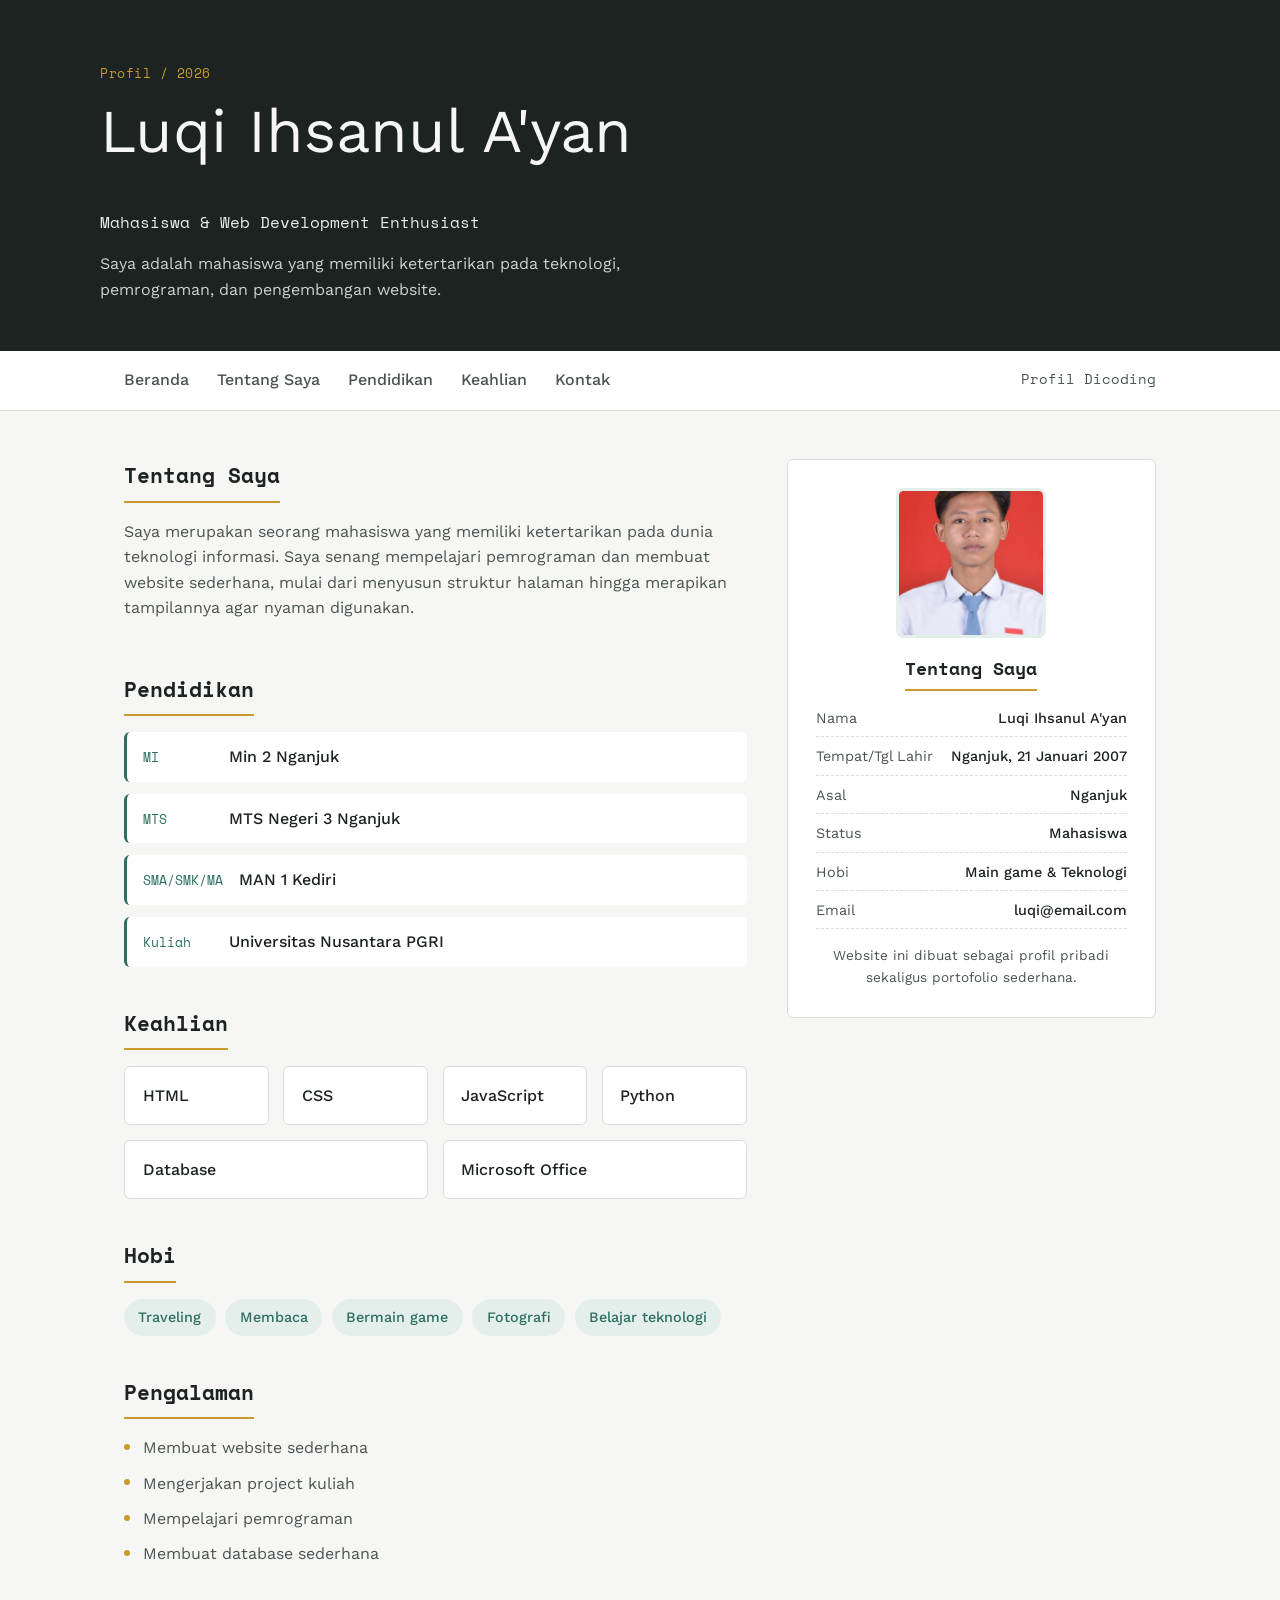
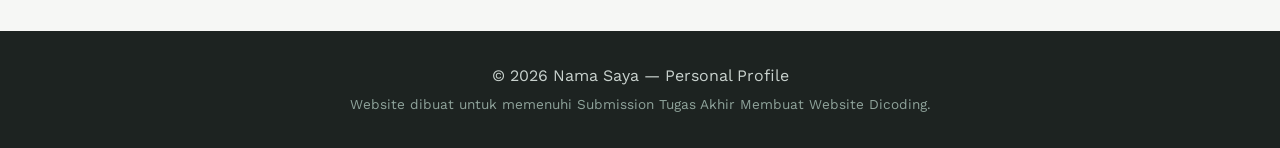
<file: Tugas2/index.html>
<!DOCTYPE html>
<html lang="id">
<head>
<meta charset="UTF-8">
<meta name="viewport" content="width=device-width, initial-scale=1.0">
<title>Nama Saya — Profil Pribadi</title>
<link rel="preconnect" href="https://fonts.googleapis.com">
<link href="https://fonts.googleapis.com/css2?family=Space+Mono:wght@400;700&family=Work+Sans:wght@400;500;600&display=swap" rel="stylesheet">
<link rel="stylesheet" href="style.css">
</head>
<body>

<header class="site-header">
    <div class="header-inner">
        <p class="header-index">Profil / 2026</p>
        <p class="header-name">Luqi Ihsanul A'yan</p>
        <p class="header-role">Mahasiswa &amp; Web Development Enthusiast</p>
        <p class="header-desc">Saya adalah mahasiswa yang memiliki ketertarikan pada teknologi, pemrograman, dan pengembangan website.</p>
    </div>
</header>

<nav class="site-nav">
    <ul class="nav-list">
        <li><a href="#beranda">Beranda</a></li>
        <li><a href="#tentang">Tentang Saya</a></li>
        <li><a href="#pendidikan">Pendidikan</a></li>
        <li><a href="#keahlian">Keahlian</a></li>
        <li><a href="#kontak">Kontak</a></li>
        <li class="nav-highlight">
            <a href="https://www.dicoding.com/users/luqi07x9/academies" target="_blank" rel="noopener">Profil Dicoding</a>
        </li>
    </ul>
</nav>

<main id="beranda">

    <div class="content">

        <article id="tentang">
            <h2>Tentang Saya</h2>
            <p>Saya merupakan seorang mahasiswa yang memiliki ketertarikan pada dunia teknologi informasi. Saya senang mempelajari pemrograman dan membuat website sederhana, mulai dari menyusun struktur halaman hingga merapikan tampilannya agar nyaman digunakan.</p>
        </article>

        <article id="pendidikan">
            <h2>Pendidikan</h2>
            <ul class="timeline">
                <li class="timeline-item">
                    <span class="timeline-stage">MI</span>
                    <span class="timeline-school">Min 2 Nganjuk</span>
                </li>
                <li class="timeline-item">
                    <span class="timeline-stage">MTS</span>
                    <span class="timeline-school">MTS Negeri 3 Nganjuk</span>
                </li>
                <li class="timeline-item">
                    <span class="timeline-stage">SMA/SMK/MA</span>
                    <span class="timeline-school">MAN 1 Kediri</span>
                </li>
                <li class="timeline-item">
                    <span class="timeline-stage">Kuliah</span>
                    <span class="timeline-school">Universitas Nusantara PGRI</span>
                </li>
            </ul>
        </article>

        <article id="keahlian">
            <h2>Keahlian</h2>
            <div class="skill-list">
                <div class="skill-card"><span>HTML</span></div>
                <div class="skill-card"><span>CSS</span></div>
                <div class="skill-card"><span>JavaScript</span></div>
                <div class="skill-card"><span>Python</span></div>
                <div class="skill-card"><span>Database</span></div>
                <div class="skill-card"><span>Microsoft Office</span></div>
            </div>
        </article>

        <article id="hobi">
            <h2>Hobi</h2>
            <div class="chip-list">
                <span class="chip">Traveling</span>
                <span class="chip">Membaca</span>
                <span class="chip">Bermain game</span>
                <span class="chip">Fotografi</span>
                <span class="chip">Belajar teknologi</span>
            </div>
        </article>

        <article id="pengalaman">
            <h2>Pengalaman</h2>
            <ul class="experience-list">
                <li>Membuat website sederhana</li>
                <li>Mengerjakan project kuliah</li>
                <li>Mempelajari pemrograman</li>
                <li>Membuat database sederhana</li>
            </ul>
        </article>

    </div>

    <aside id="kontak">
        <img src="foto-profil.jpg" alt="Foto Profil" class="profile-photo">
        <h2>Tentang Saya</h2>
        <dl class="bio-list">
            <div class="bio-row"><dt>Nama</dt><dd>Luqi Ihsanul A'yan</dd></div>
            <div class="bio-row"><dt>Tempat/Tgl Lahir</dt><dd>Nganjuk, 21 Januari 2007</dd></div>
            <div class="bio-row"><dt>Asal</dt><dd>Nganjuk</dd></div>
            <div class="bio-row"><dt>Status</dt><dd>Mahasiswa</dd></div>
            <div class="bio-row"><dt>Hobi</dt><dd>Main game &amp; Teknologi</dd></div>
            <div class="bio-row"><dt>Email</dt><dd>luqi@email.com</dd></div>
        </dl>
        <p class="aside-note">Website ini dibuat sebagai profil pribadi sekaligus portofolio sederhana.</p>
    </aside>

</main>

<footer class="site-footer">
    <p>&copy; 2026 Nama Saya — Personal Profile</p>
    <p class="footer-note">Website dibuat untuk memenuhi Submission Tugas Akhir Membuat Website Dicoding.</p>
</footer>

</body>
</html>
</file>
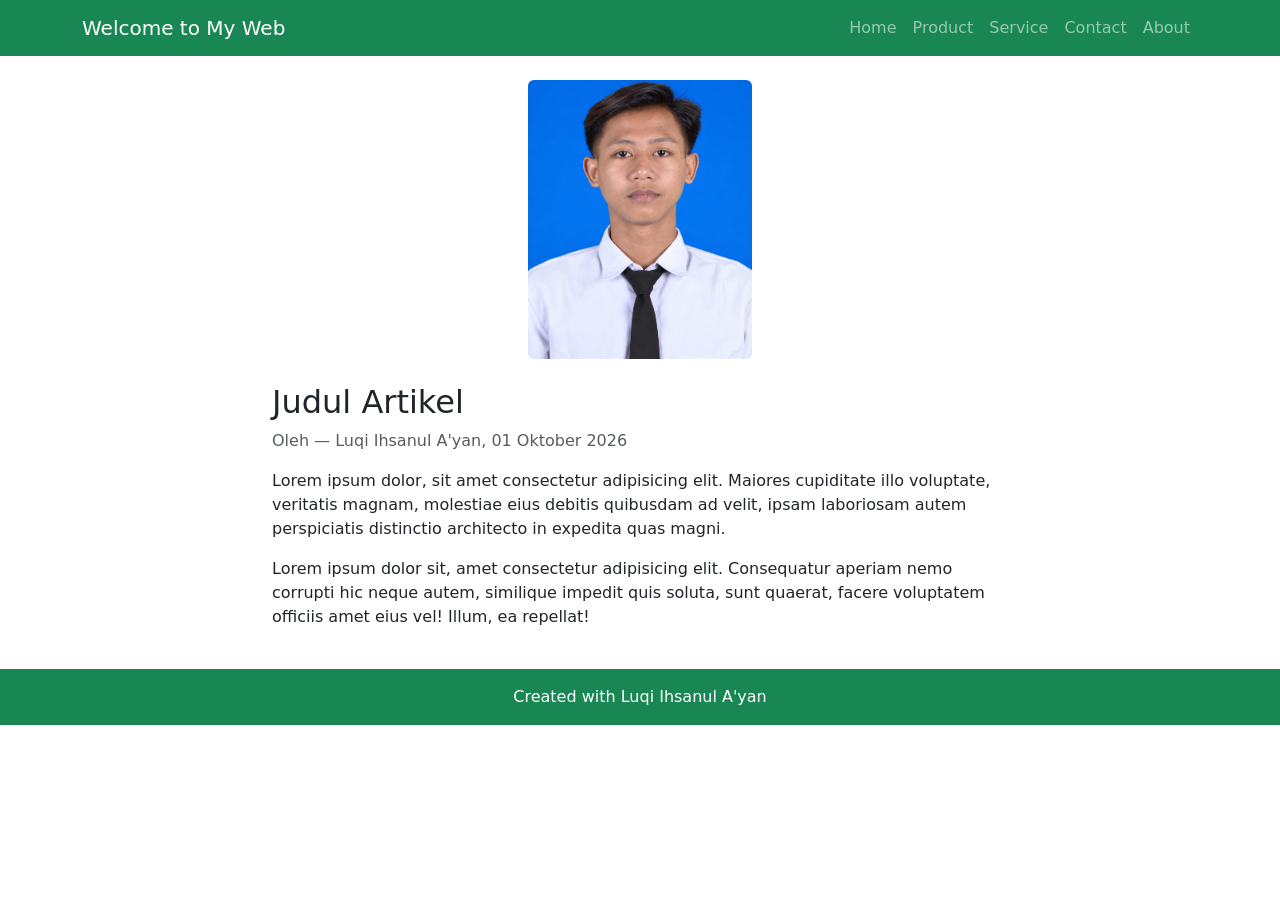
<file: web-bootstrap/index.html>
<!DOCTYPE html>
<html lang="en">
<head>
    <meta charset="UTF-8">
    <meta name="viewport" content="width=device-width, initial-scale=1.0">
    <title>Web profil Bootstrap</title>
    <link href="https://cdn.jsdelivr.net/npm/bootstrap@5.3.0/dist/css/bootstrap.min.css" rel="stylesheet">
</head>
<body>
     <!-- Header / Navbar -->
     <nav class="navbar navbar-expand-lg navbar-dark bg-success">
        <div class="container">
      <a class="navbar-brand" href="#">Welcome to My Web</a>
      <div class="collapse navbar-collapse">
        <ul class="navbar-nav ms-auto">
          <li class="nav-item"><a class="nav-link" href="#">Home</a></li>
          <li class="nav-item"><a class="nav-link" href="#">Product</a></li>
          <li class="nav-item"><a class="nav-link" href="#">Service</a></li>
          <li class="nav-item"><a class="nav-link" href="#">Contact</a></li>
          <li class="nav-item"><a class="nav-link" href="#">About</a></li>
        </ul>
        </div>
        </div>
     </nav>

     <!-- Hero Image -->
      <div class="container text-center my-4">
        <img src="img/foto-profil.jpeg" class="img-fluid rounded" width="20%" height="20%">
      </div>

     <!-- Artikel -->
  <div class="container">
    <div class="row">
      <div class="col-md-8 mx-auto">
        <h2>Judul Artikel</h2>
        <p class="text-muted">Oleh — Luqi Ihsanul A'yan, 01 Oktober 2026</p>
        <p>Lorem ipsum dolor, sit amet consectetur adipisicing elit. Maiores cupiditate illo voluptate, veritatis magnam, molestiae eius debitis quibusdam ad velit, ipsam laboriosam autem perspiciatis distinctio architecto in expedita quas magni.</p>
        <p>Lorem ipsum dolor sit, amet consectetur adipisicing elit. Consequatur aperiam nemo corrupti hic neque autem, similique impedit quis soluta, sunt quaerat, facere voluptatem officiis amet eius vel! Illum, ea repellat!</p>
      </div>
    </div>
  </div>
 
  <!-- Footer -->
  <footer class="bg-success text-white text-center py-3 mt-4">
    Created with Luqi Ihsanul A'yan 
  </footer>


    
</body>
</html>
</file>
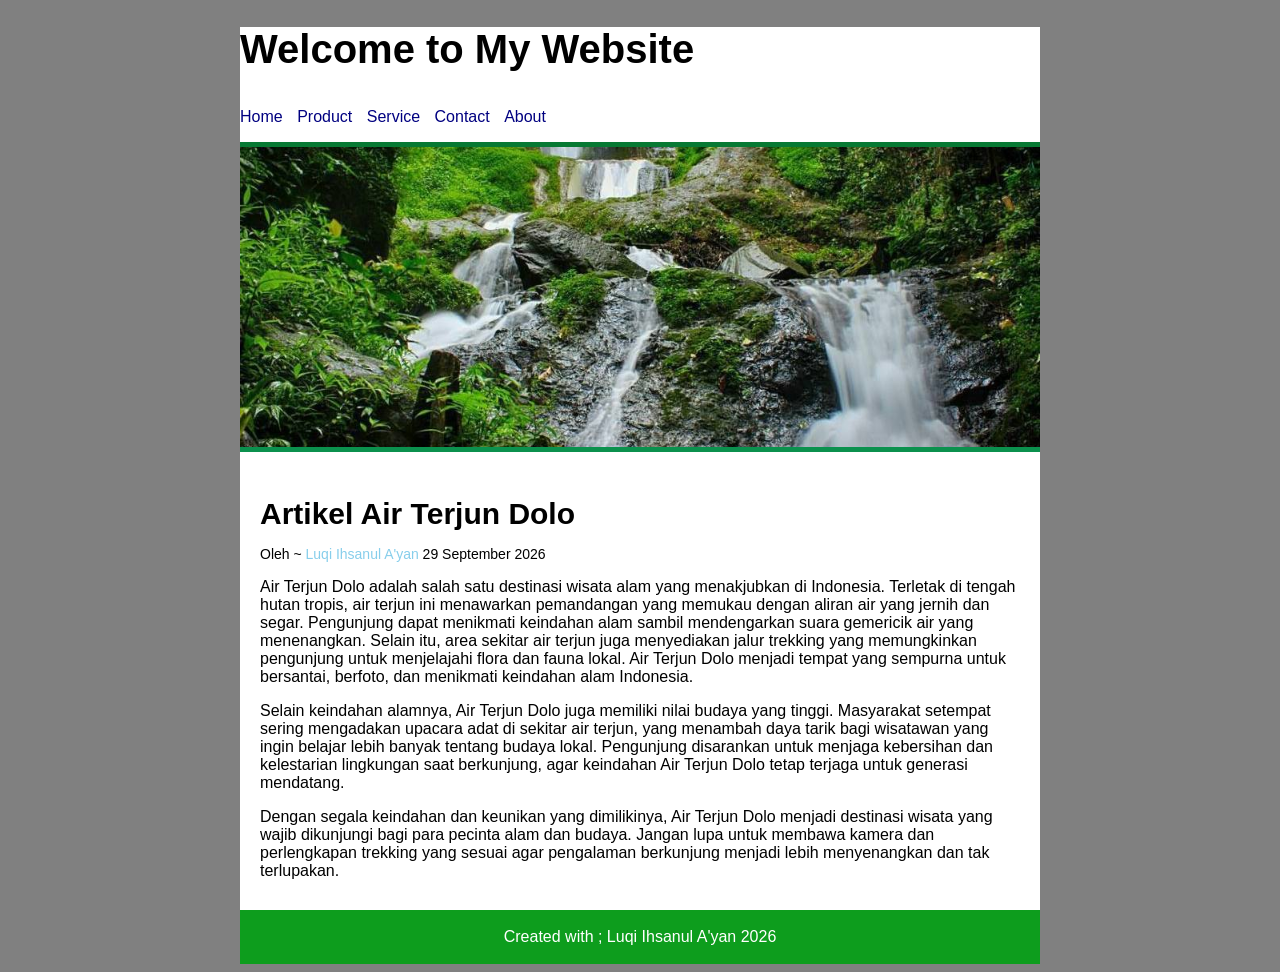
<file: web-css/index.html>
<!DOCTYPE html>
<html lang="en">
<head>
    <meta charset="UTF-8">
    <meta name="viewport" content="width=device-width, initial-scale=1.0">
    <title>web-css</title>
    <link rel="stylesheet" href="css/style.css">
</head>
<body>
    <!-- membuat container -->
    <div class="container">
        <!-- membuat header -->
         <div class="header">
            <h1 class="judul">Welcome to My Website</h1>
            <!-- menu navigasi -->
             <ul class="nav">
            <li><a href="#">Home</a></li>
            <li><a href="#">Product</a></li>
            <li><a href="#">Service</a></li>
            <li><a href="#">Contact</a></li>
            <li><a href="#">About</a></li>
        </ul>

        <!-- banner -->
         <div class="banner"></div>
         <!-- banner -->
         </div>
         <!-- isi -->
          <div class="isi">
            <h2>Artikel Air Terjun Dolo</h2>
            <p class="penulis">Oleh ~ <a href="#">Luqi Ihsanul A'yan</a> 29 September 2026</p>

            <p class="isi-artikel">Air Terjun Dolo adalah salah satu destinasi wisata alam yang menakjubkan di Indonesia. Terletak di tengah hutan tropis, air terjun ini menawarkan pemandangan yang memukau dengan aliran air yang jernih dan segar. Pengunjung dapat menikmati keindahan alam sambil mendengarkan suara gemericik air yang menenangkan. Selain itu, area sekitar air terjun juga menyediakan jalur trekking yang memungkinkan pengunjung untuk menjelajahi flora dan fauna lokal. Air Terjun Dolo menjadi tempat yang sempurna untuk bersantai, berfoto, dan menikmati keindahan alam Indonesia.</p>

            <P>Selain keindahan alamnya, Air Terjun Dolo juga memiliki nilai budaya yang tinggi. Masyarakat setempat sering mengadakan upacara adat di sekitar air terjun, yang menambah daya tarik bagi wisatawan yang ingin belajar lebih banyak tentang budaya lokal. Pengunjung disarankan untuk menjaga kebersihan dan kelestarian lingkungan saat berkunjung, agar keindahan Air Terjun Dolo tetap terjaga untuk generasi mendatang.</p>
            
            <p>Dengan segala keindahan dan keunikan yang dimilikinya, Air Terjun Dolo menjadi destinasi wisata yang wajib dikunjungi bagi para pecinta alam dan budaya. Jangan lupa untuk membawa kamera dan perlengkapan trekking yang sesuai agar pengalaman berkunjung menjadi lebih menyenangkan dan tak terlupakan.</p>
</div>
<!-- isi -->

 <!-- footer -->
<div class="footer">
    <p class="copyright">Created with ; Luqi Ihsanul A'yan 2026</p>
</div>
<!-- footer -->
    </div>
</body>
</html>
</file>
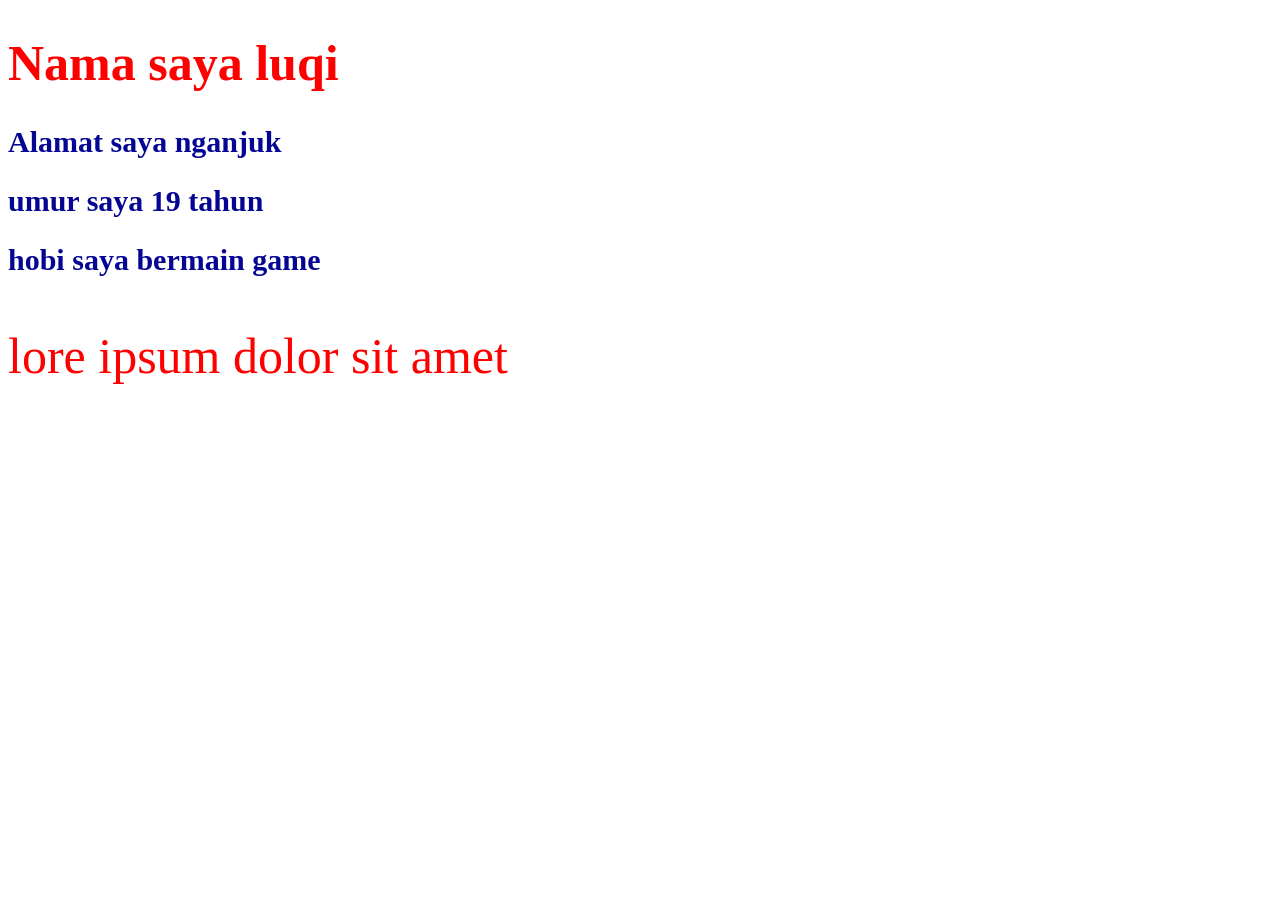
<file: tugas-css1.html>
<!DOCTYPE html>
<html lang="en">
<head>
    <meta charset="UTF-8">
    <meta name="viewport" content="width=device-width, initial-scale=1.0">
    <title>Tugas CSS 1</title>
    <!-- internal CSS -->
     <style>
        /*setiap elemen h2 memiliki warna biru font size 30px*/
        h2 {
            color: rgb(5, 5, 148);
            font-size: 30px;
        }
        /*setiap elemen class="judul" memiliki warna merah font size 50px*/
        .judul {
            color: red;
            font-size: 50px;
        }
     </style>
</head>
<body>
    <h1 class="judul">Nama saya luqi</h1>
    <!-- semua elemen h2 warnanya biru -->
    <h2>Alamat saya nganjuk</h2>
    <h2>umur saya 19 tahun</h2>
    <h2>hobi saya bermain game</h2>
    <p class="judul">lore ipsum dolor sit amet</p> 

</body>
</html>
</file>
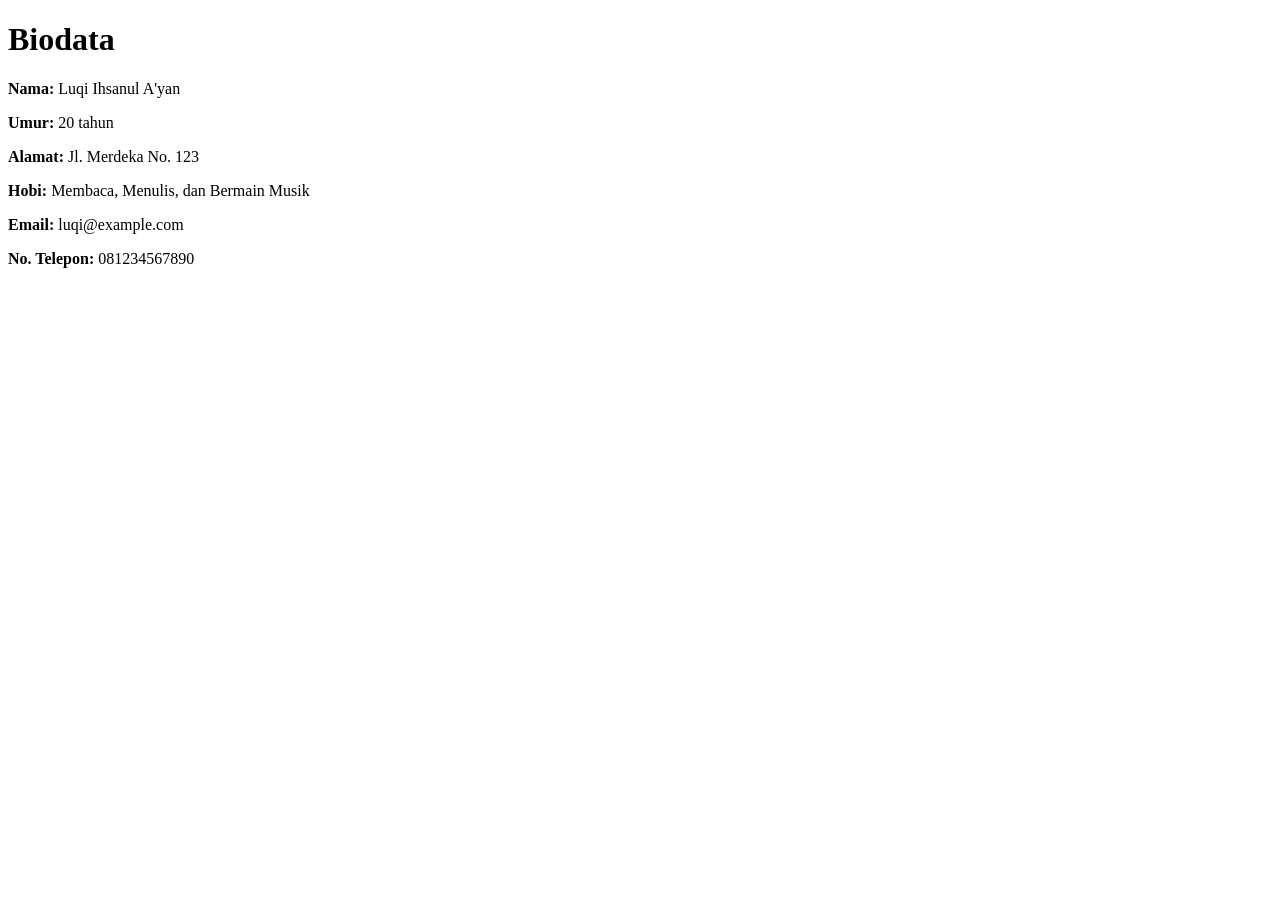
<file: Tugas1/biodata.html>
<!DOCTYPE html>
<html lang="en">
<head>
    <meta charset="UTF-8">
    <meta name="viewport" content="width=device-width, initial-scale=1.0">
    <title>Biodata</title>
</head>
<body>
    <h1>Biodata</h1>
    <p><strong>Nama:</strong> Luqi Ihsanul A'yan</p>
    <p><strong>Umur:</strong> 20 tahun</p>
    <p><strong>Alamat:</strong> Jl. Merdeka No. 123</p>
    <p><strong>Hobi:</strong> Membaca, Menulis, dan Bermain Musik</p>
    <p><strong>Email:</strong> luqi@example.com</p>
    <p><strong>No. Telepon:</strong> 081234567890</p>
</body>
</html>
</file>
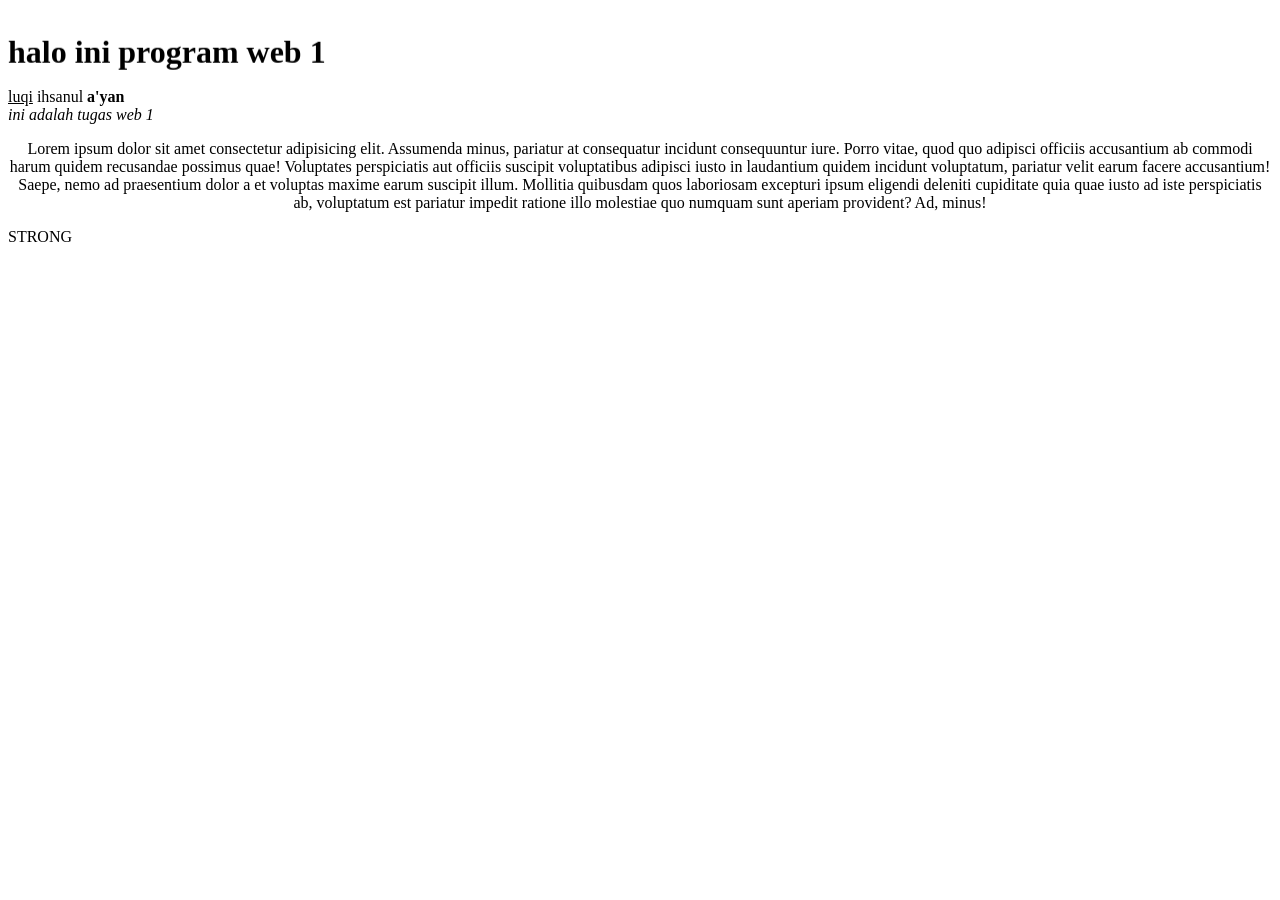
<file: Tugas1/tugas1.html>
<html>
    <head>
        <title>Tugas web 1</title>
    </head>
    <body> 
        <marquee behavior="" direction="up">
          <h1> halo ini program web 1 </h1>  
        </marquee>
        
        <u>luqi</u> ihsanul <b>a'yan</b> <br>
        <i>ini adalah tugas web 1</i> <br>
        <p align="center">Lorem ipsum dolor sit amet consectetur adipisicing elit. Assumenda minus, pariatur at consequatur incidunt consequuntur iure. Porro vitae, quod quo adipisci officiis accusantium ab commodi harum quidem recusandae possimus quae!
        Voluptates perspiciatis aut officiis suscipit voluptatibus adipisci iusto in laudantium quidem incidunt voluptatum, pariatur velit earum facere accusantium! Saepe, nemo ad praesentium dolor a et voluptas maxime earum suscipit illum.
        Mollitia quibusdam quos laboriosam excepturi ipsum eligendi deleniti cupiditate quia quae iusto ad iste perspiciatis ab, voluptatum est pariatur impedit ratione illo molestiae quo numquam sunt aperiam provident? Ad, minus!</p>
        <P>STRONG</P>
    </body>
    
</html>
</file>
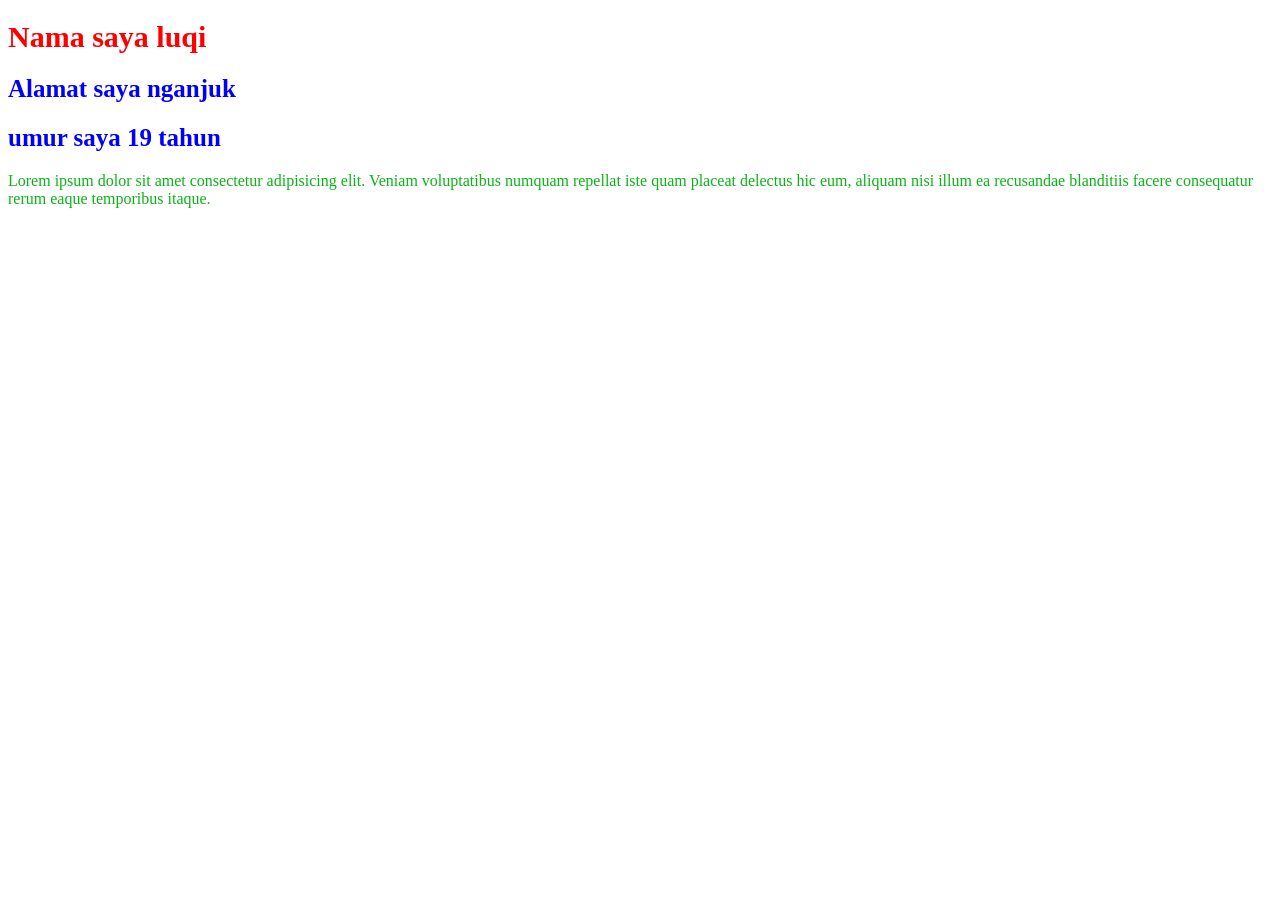
<file: Tugas4/tugas-css2.html>
<!DOCTYPE html>
<html lang="en">
<head>
    <meta charset="UTF-8">
    <meta name="viewport" content="width=device-width, initial-scale=1.0">
    <title>Tugas css 2</title>
    <!-- arahkan ke external CSS -->
    <link rel="stylesheet" href="css/style.css">
</head>
<body>
    <h1>Nama saya luqi</h1>
    <h2>Alamat saya nganjuk</h2>
    <h2>umur saya 19 tahun</h2>
    <p>Lorem ipsum dolor sit amet consectetur adipisicing elit. Veniam voluptatibus numquam repellat iste quam placeat delectus hic eum, aliquam nisi illum ea recusandae blanditiis facere consequatur rerum eaque temporibus itaque.</p>  

</body>
</html>
</file>
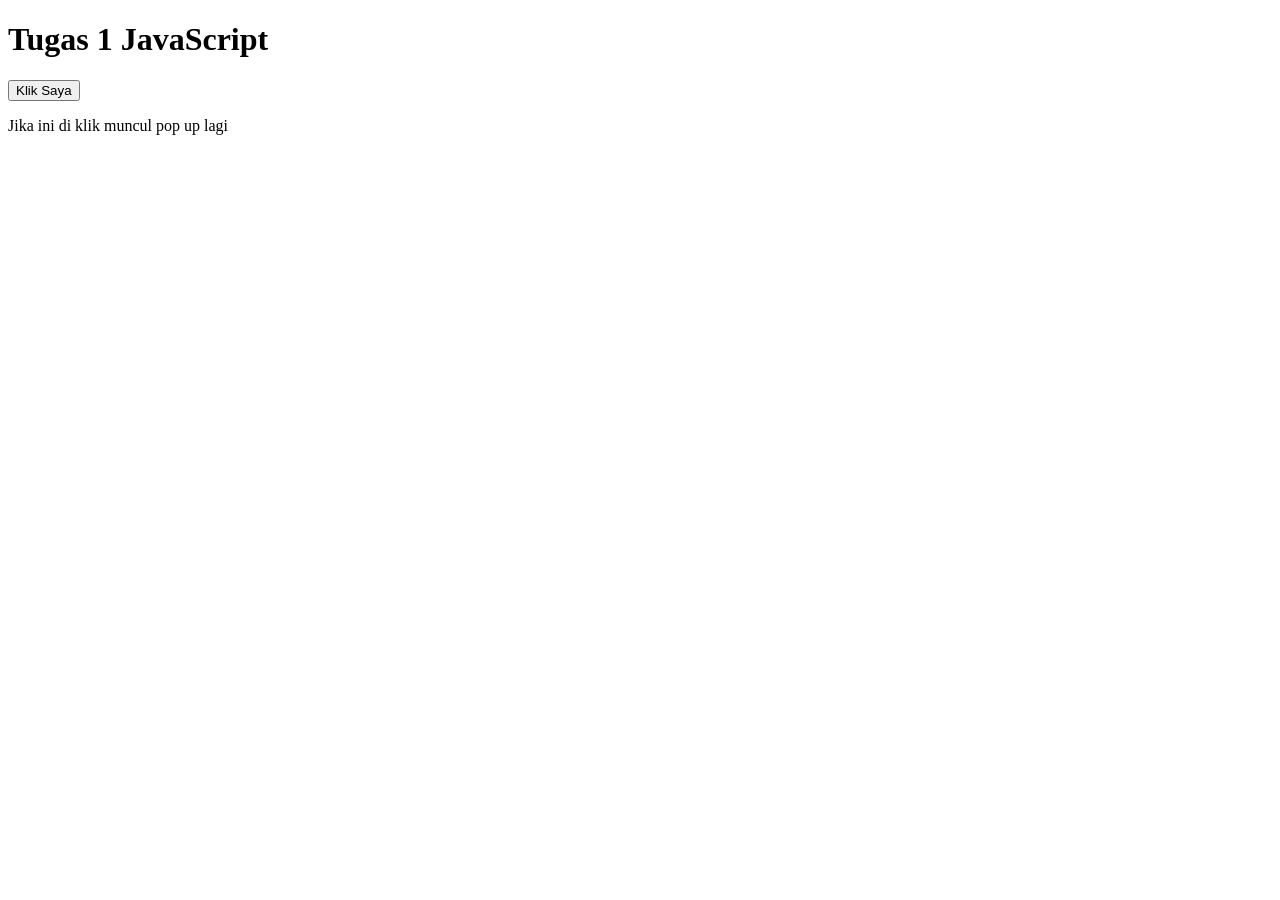
<file: web-js/tugas1-js.html>
<!DOCTYPE html>
<html lang="en">
<head>
  <meta charset="UTF-8">
  <meta name="viewport" content="width=device-width, initial-scale=1.0">
  <title>Tugas 1 JavaScript</title>
</head>
<body>
  <h1>Tugas 1 JavaScript</h1>


 <!-- inline javascript -->
  <button onclick="alert('saya telah ditekan');">Klik Saya</button>

  <p onclick="alert('paragraf di klik');">Jika ini di klik muncul pop up lagi</p>

<!-- internal javascript -->
  <script type='text/javascript'>
    alert('Halo nama saya javascript');
  </script>

  <!-- eksternal javascript -->
  <script type="text/javascript" src="js/my.js"></script>
  
</body>
</html>
</file>
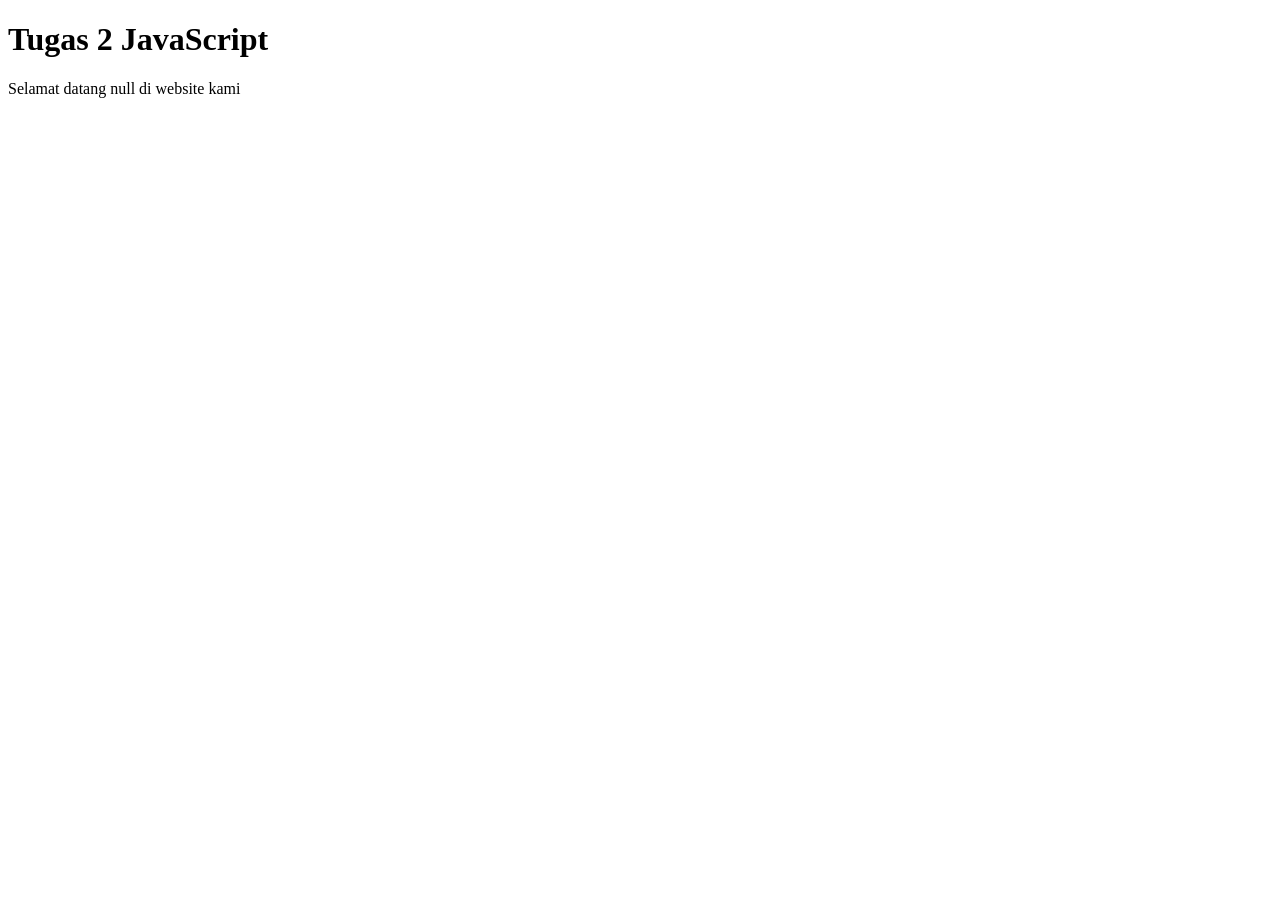
<file: web-js/tugas2-js.html>
<!DOCTYPE html>
<html lang="en">
<head>
  <meta charset="UTF-8">
  <meta name="viewport" content="width=device-width, initial-scale=1.0">
  <title>Tugas 2 JavaScript</title>
</head>
<body>
  <h1>Tugas 2 JavaScript</h1>

  <script type="text/javascript">
    let nama = prompt('Masukan nama anda? ');
    // menampilkan nama ke html
    document.write('Selamat datang ' + nama + " di website kami");
  </script>
  
</body>
</html>
</file>
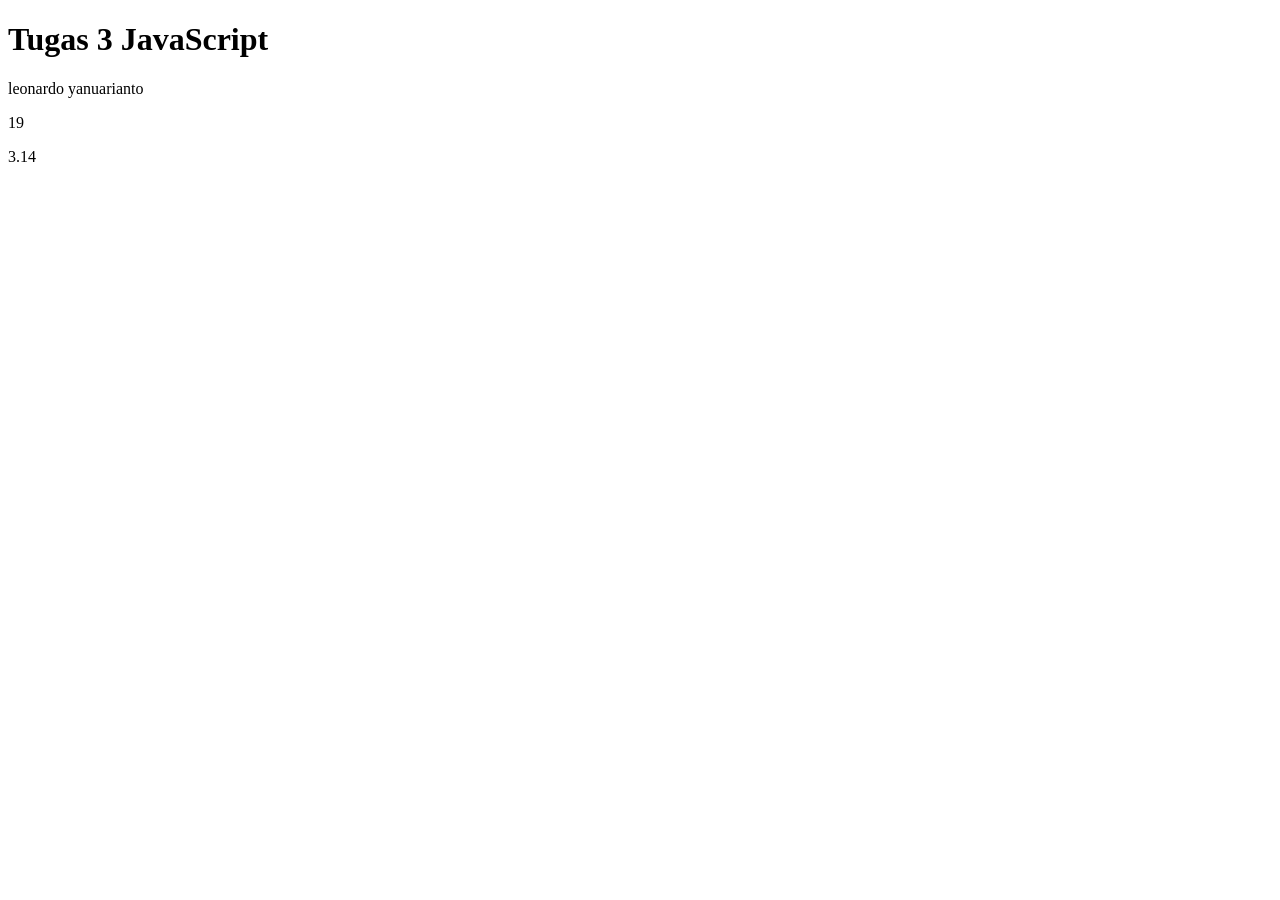
<file: web-js/tugas3-js.html>
<!DOCTYPE html>
<html lang="en">
<head>
  <meta charset="UTF-8">
  <meta name="viewport" content="width=device-width, initial-scale=1.0">
  <title>Tugas 3 JavaScript</title>
</head>
<body>
  <h1>Tugas 3 JavaScript</h1>

  <script type="text/javascript">
    
    let nama = "leonardo yanuarianto";
    let umur = 19;
    const phi = 3.14;

    document.write("<p>" + nama + "</p>");
    document.write("<p>" + umur + "</p>");
    document.write("<p>" + phi + "</p>");

  </script>
</body>
</html>
</file>
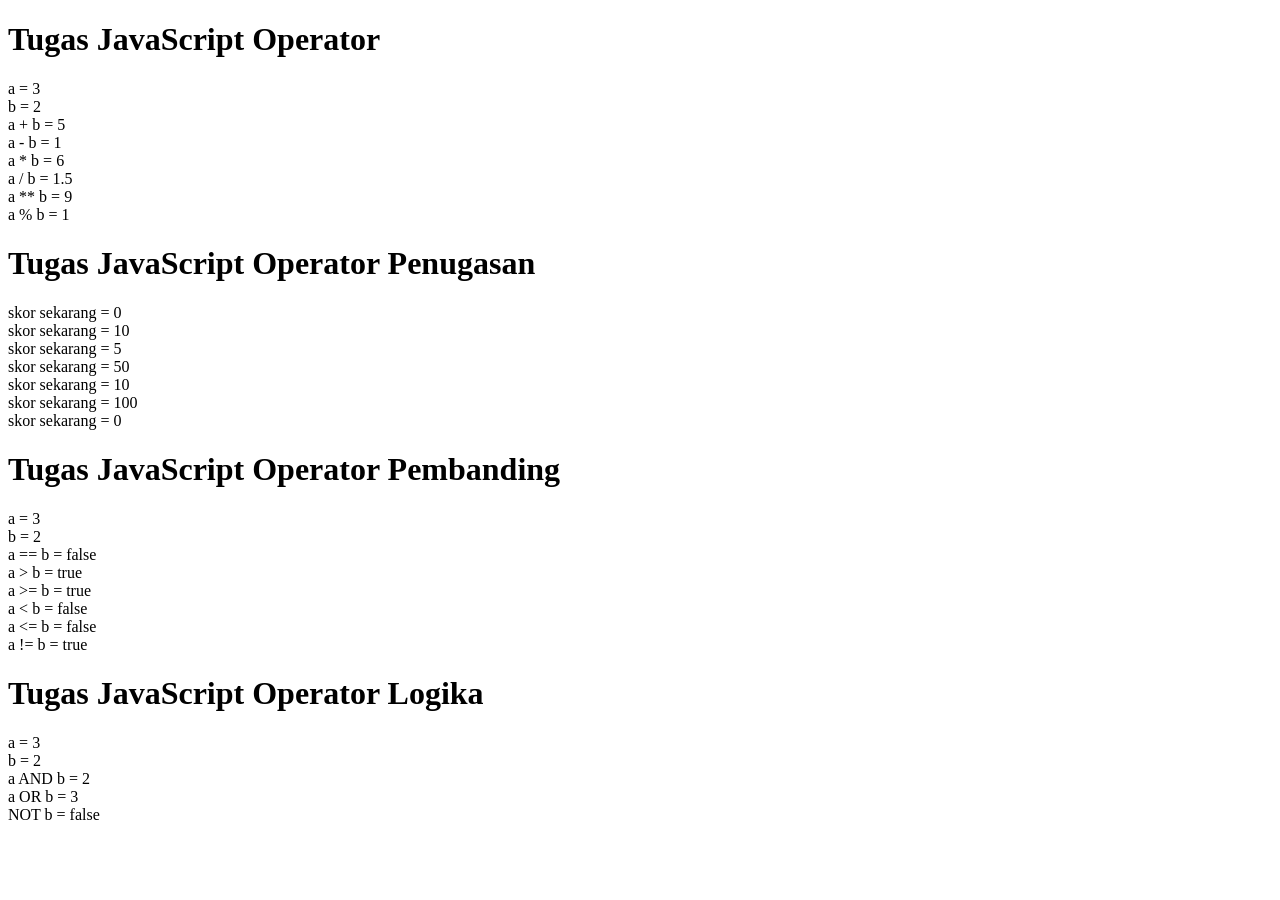
<file: web-js/tugas4-js.html>
<!DOCTYPE html>
<html>
<head>
    <title>Operator Aritmatik</title>
</head>
<body>
  
  <h1>Tugas JavaScript Operator</h1>
    <script type="text/javascript">
        let a = 3;
        document.write('a = '+a+'<br>');
        let b = 2;
        document.write('b = '+b+'<br>');
        let c = 0;
 
        //penjumlahan
        c = a + b;
        document.write('a + b = '+c+'<br>');
 
        //pengurangan
        c = a - b;
        document.write('a - b = '+c+'<br>');
 
        //perkalian
        c = a * b;
        document.write('a * b = '+c+'<br>');
 
        //pembagian
        c = a / b;
        document.write('a / b = '+c+'<br>');
 
        //pemangkatan
        c = a ** b;
        document.write('a ** b = '+c+'<br>');
 
        //sisa bagi
        c = a % b;
        document.write('a % b = '+c+'<br>');
 
    </script>

  <h1>Tugas JavaScript Operator Penugasan</h1>
  
    <script type="text/javascript">
        let skor = 0;
        document.write('skor sekarang = '+skor+'<br>');
 
        //penambahan
        skor +=10;
        document.write('skor sekarang = '+skor+'<br>');
 
        //pengurangan
        skor -=5;
        document.write('skor sekarang = '+skor+'<br>');
 
        //perkalian
        skor *=10;
        document.write('skor sekarang = '+skor+'<br>');
 
        //pembagian
        skor /=5;
        document.write('skor sekarang = '+skor+'<br>');
 
        //pemangkatan
        skor **=2;
        document.write('skor sekarang = '+skor+'<br>');
 
        //sisa bagi
        skor %=2;
        document.write('skor sekarang = '+skor+'<br>');
 
    </script>
  

  <h1>Tugas JavaScript Operator Pembanding</h1>
  
    <script type="text/javascript">
      
        document.write('a = '+a+'<br>');
        document.write('b = '+b+'<br>');
 
        //sama dengan
        c = a == b;
        document.write('a == b = '+c+'<br>');
 
        //lebih besar
        c = a > b;
        document.write('a > b = '+c+'<br>');
 
        //lebih besar sama dengan
        c = a >= b;
        document.write('a >= b = '+c+'<br>');
 
        //kurang dari
        c = a < b;
        document.write('a < b = '+c+'<br>');
 
        //kurang dari sama dengan
        c = a <= b;
        document.write('a <= b = '+c+'<br>');
 
        //tidak sama dengan
        c = a != b;
        document.write('a != b = '+c+'<br>');
 
    </script>

   <h1>Tugas JavaScript Operator Logika</h1>
  
    <script type="text/javascript">
      
        document.write('a = '+a+'<br>');
        document.write('b = '+b+'<br>');
 
        //AND
        c = a && b;
        document.write('a AND b = '+c+'<br>');
 
        //OR
        c = a || b;
        document.write('a OR b = '+c+'<br>');
 
        //NOT
        c = !b;
        document.write('NOT b = '+c+'<br>');
 
    </script>
 
</body>
</html>
</file>
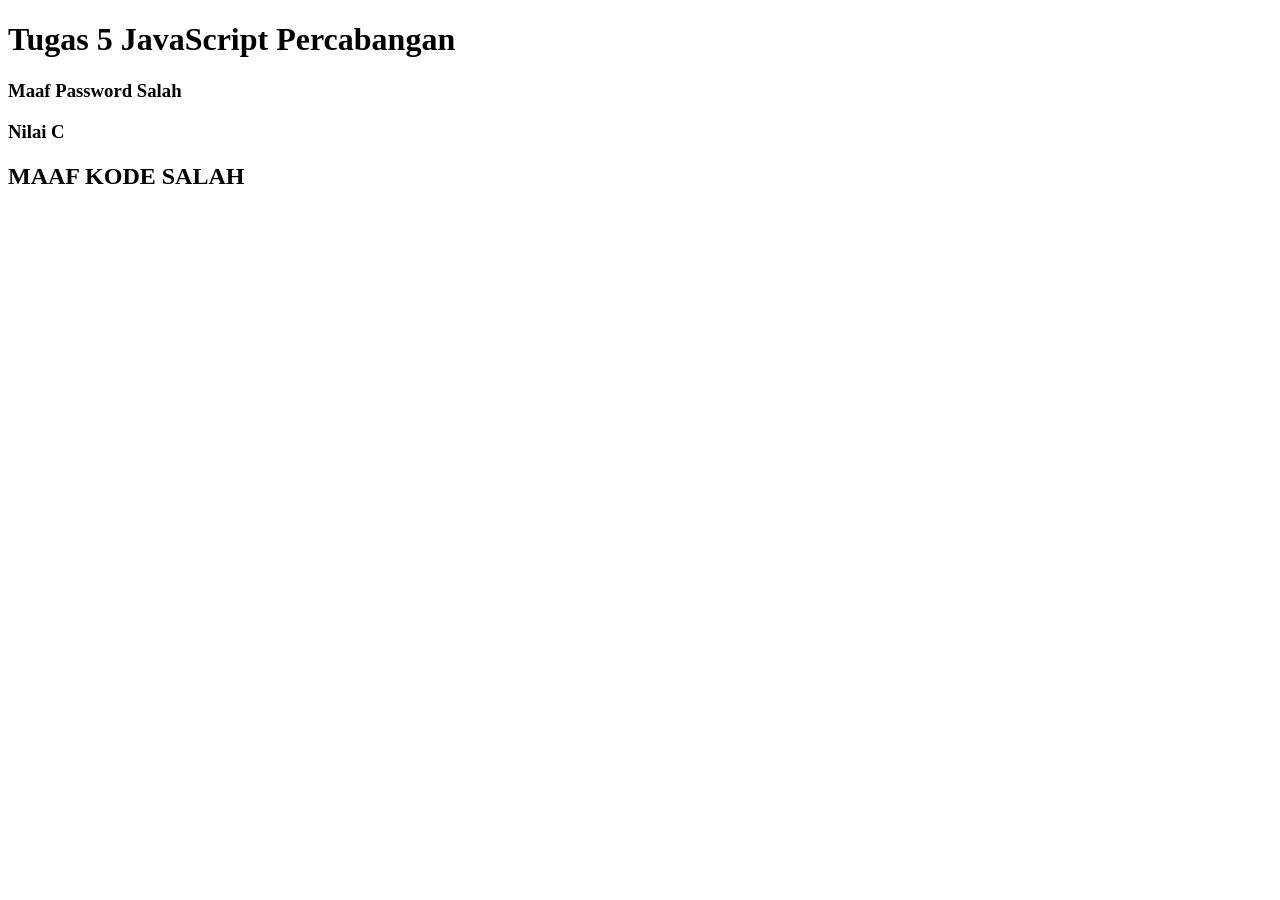
<file: web-js/tugas5-js.html>
<!DOCTYPE html>
<html>
<head>
    <title>Percabangan IF</title>
</head>
<body>
  <h1>Tugas 5 JavaScript Percabangan</h1>

  <!-- percabangan if -->
    <script type="text/javascript">
      // jika password bukan admin123 sistem akan lanjut ke kondisi else
        let password = prompt('Masukan Password Anda');
 
        if (password == 'admin123') {
            document.write('<h3>Selamat Datang Admin</h3>');
        } else {
            document.write('<h3>Maaf Password Salah</h3>');
        }
    </script>

  <!-- percabangan if-else-if -->
   <script type="text/javascript">
        let nilai = prompt('Masukan Nilai Anda');
 
        if (nilai > 85) {
            document.write('<h3>Nilai A</h3>');
        } else if(nilai >= 75) {
            document.write('<h3>Nilai B</h3>');
        } else {
            document.write('<h3>Nilai C</h3>');
        }
    </script>

  
  <!-- percabangan switch -->
   <script type="text/javascript">
        let hari = prompt('Masukan Kode Hari [1 s/d 7]');
 
        switch(hari) {
            case "1" : 
            document.write('<h2>SENIN</h2>');
            break;
            case "2" : 
            document.write('<h2>SELASA</h2>');
            break;
            case "3" : 
            document.write('<h2>RABU</h2>');
            break;
            case "4" : 
            document.write('<h2>KAMIS</h2>');
            break;
            case "5" : 
            document.write('<h2>JUMAT</h2>');
            break;
            case "6": 
            document.write('<h2>SABTU</h2>');
            break;
            case "7" : 
            document.write('<h2>MINGGU</h2>');
            break;
            default :
            document.write('<h2>MAAF KODE SALAH</h2>');
        }
    </script>
 
</body>
</html>
</file>
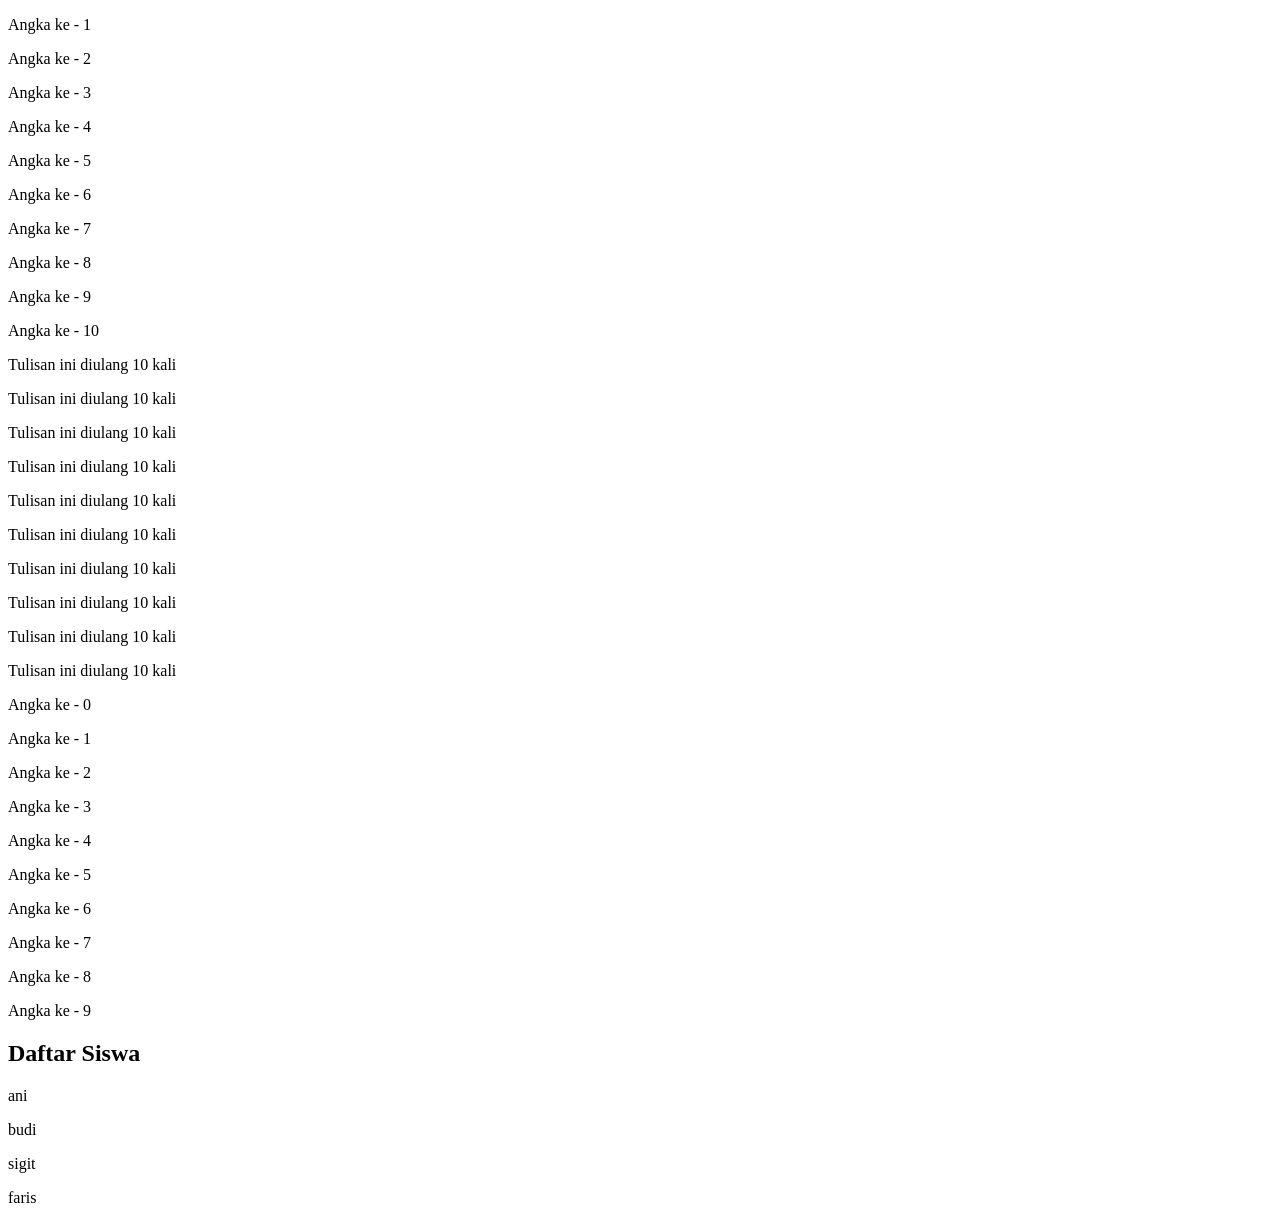
<file: web-js/tugas6-js.html>
<!DOCTYPE html>
<html>
<head>
    <title>Perulangan JavaScript</title>
</head>
<body>
  
    <script type="text/javascript">
      //perulangan for
        for( let i=1; i<=10; i++) {
 
            document.write('<p>Angka ke - '+i+'</p>');
 
        } 
 
    </script>


      <script type="text/javascript">

      //perulangan while
        let a=0;
 
        while(a<10) {
 
            document.write('<p>Tulisan ini diulang 10 kali</p>');
 
            a+=1;
        }
    </script>

  <script type="text/javascript">
    //perulangan do while
        let b=0;
 
        do {
 
            document.write('<p>Angka ke - '+b+'</p>');
 
            b+=1;
 
        } while(b<10);
    </script>

  <script type="text/javascript">
         // perulangan foreach
        document.write('<h2>Daftar Siswa</h2>');
 
        let siswa = ['ani', 'budi', 'sigit', 'faris'];
         
        siswa.forEach(function(i){
            document.write('<p>'+i+'</p>');
        });     
 
    </script>
  
 
</body>
</html>
</file>
<file: Tugas2/style.css>
/* =========================================================
   TOKENS
   ========================================================= */
:root {
    --paper: #F6F7F5;
    --ink: #1D2321;
    --ink-soft: #4B5450;
    --accent: #2F6F62;
    --accent-soft: #E4EFEC;
    --gold: #C99A2E;
    --line: #D8DDD9;
    --white: #FFFFFF;

    --font-display: 'Space Mono', monospace;
    --font-body: 'Work Sans', sans-serif;

    --radius: 6px;
    --max-width: 1080px;
}

* {
    box-sizing: border-box;
}

html {
    scroll-behavior: smooth;
}

body {
    margin: 0;
    font-family: var(--font-body);
    color: var(--ink);
    background: var(--paper);
    line-height: 1.6;
}

h1, h2 {
    font-family: var(--font-display);
    margin: 0;
    color: var(--ink);
}

p {
    margin: 0 0 0.75em 0;
}

a {
    color: var(--accent);
    text-decoration: none;
}

img {
    max-width: 100%;
    display: block;
}

/* =========================================================
   HEADER
   ========================================================= */
.site-header {
    background: var(--ink);
    color: var(--paper);
    padding: 4rem 1.5rem 3rem;
}

.header-inner {
    max-width: var(--max-width);
    margin: 0 auto;
}

.header-index {
    font-family: var(--font-display);
    font-size: 0.8rem;
    color: var(--gold);
    margin: 0 0 1rem 0;
    letter-spacing: 0.04em;
}

.header-name {
    font-size: clamp(2.2rem, 6vw, 3.8rem);
    line-height: 1.05;
}

.header-role {
    font-family: var(--font-display);
    color: var(--accent-soft);
    margin: 0.8rem 0 1rem 0;
    font-size: 1rem;
}

.header-desc {
    max-width: 520px;
    color: #C9D2CE;
    margin: 0;
}

/* =========================================================
   NAV — flexbox
   ========================================================= */
.site-nav {
    background: var(--white);
    border-bottom: 1px solid var(--line);
    position: sticky;
    top: 0;
    z-index: 10;
}

.nav-list {
    max-width: var(--max-width);
    margin: 0 auto;
    padding: 0 1.5rem;
    list-style: none;
    display: flex;
    align-items: center;
    gap: 1.75rem;
}

.nav-list li a {
    display: inline-block;
    padding: 1rem 0;
    color: var(--ink-soft);
    font-weight: 500;
    border-bottom: 2px solid transparent;
    transition: color 0.2s ease, border-color 0.2s ease;
}

.nav-list li a:hover {
    color: var(--accent);
    border-bottom-color: var(--accent);
}

.nav-highlight {
    margin-left: auto;
}

.nav-highlight a {
    color: var(--accent);
    font-family: var(--font-display);
    font-size: 0.85rem;
}

/* =========================================================
   MAIN — flexbox layout: content + aside
   ========================================================= */
main {
    max-width: var(--max-width);
    margin: 0 auto;
    padding: 3rem 1.5rem 4rem;
    display: flex;
    align-items: flex-start;
    gap: 2.5rem;
}

.content {
    flex: 2 1 0;
    display: flex;
    flex-direction: column;
    gap: 2.5rem;
    min-width: 0;
}

article h2 {
    font-size: 1.3rem;
    margin-bottom: 1rem;
    padding-bottom: 0.5rem;
    border-bottom: 2px solid var(--gold);
    display: inline-block;
}

article p {
    color: var(--ink-soft);
    max-width: 65ch;
}

/* Pendidikan timeline — flexbox */
.timeline {
    list-style: none;
    margin: 0;
    padding: 0;
    display: flex;
    flex-direction: column;
    gap: 0.75rem;
}

.timeline-item {
    display: flex;
    align-items: baseline;
    gap: 1rem;
    padding: 0.75rem 1rem;
    background: var(--white);
    border-left: 3px solid var(--accent);
    border-radius: var(--radius);
}

.timeline-stage {
    font-family: var(--font-display);
    font-size: 0.8rem;
    color: var(--accent);
    min-width: 70px;
}

.timeline-school {
    color: var(--ink);
    font-weight: 500;
}

/* Keahlian cards — flexbox */
.skill-list {
    display: flex;
    flex-wrap: wrap;
    gap: 0.9rem;
}

.skill-card {
    flex: 1 1 140px;
    background: var(--white);
    border: 1px solid var(--line);
    border-radius: var(--radius);
    padding: 1rem 1.1rem;
    font-weight: 500;
    transition: transform 0.15s ease, box-shadow 0.15s ease;
}

.skill-card:hover {
    transform: translateY(-3px);
    box-shadow: 0 6px 16px rgba(29, 35, 33, 0.08);
}

/* Hobi chips — flexbox */
.chip-list {
    display: flex;
    flex-wrap: wrap;
    gap: 0.6rem;
}

.chip {
    background: var(--accent-soft);
    color: var(--accent);
    padding: 0.45rem 0.9rem;
    border-radius: 999px;
    font-size: 0.9rem;
    font-weight: 500;
}

/* Pengalaman list */
.experience-list {
    margin: 0;
    padding: 0;
    list-style: none;
    display: flex;
    flex-direction: column;
    gap: 0.6rem;
}

.experience-list li {
    position: relative;
    padding-left: 1.2rem;
    color: var(--ink-soft);
}

.experience-list li::before {
    content: "";
    position: absolute;
    left: 0;
    top: 0.55em;
    width: 6px;
    height: 6px;
    background: var(--gold);
    border-radius: 50%;
}

/* =========================================================
   ASIDE — flexbox
   ========================================================= */
aside {
    flex: 1 1 0;
    background: var(--white);
    border: 1px solid var(--line);
    border-radius: var(--radius);
    padding: 1.75rem;
    display: flex;
    flex-direction: column;
    align-items: center;
    gap: 1rem;
    text-align: center;
    position: sticky;
    top: 5rem;
}

.profile-photo {
    width: 150px;
    height: 150px;
    border-radius: 5%;
    object-fit: cover;
    border: 3px solid var(--accent-soft);
}

aside h2 {
    font-size: 1.1rem;
    border-bottom: 2px solid var(--gold);
    padding-bottom: 0.4rem;
}

.bio-list {
    width: 100%;
    margin: 0;
    display: flex;
    flex-direction: column;
    gap: 0.5rem;
    text-align: left;
}

.bio-row {
    display: flex;
    justify-content: space-between;
    gap: 0.75rem;
    font-size: 0.9rem;
    border-bottom: 1px dashed var(--line);
    padding-bottom: 0.4rem;
}

.bio-row dt {
    color: var(--ink-soft);
}

.bio-row dd {
    margin: 0;
    font-weight: 500;
    text-align: right;
}

.aside-note {
    font-size: 0.85rem;
    color: var(--ink-soft);
    margin: 0;
}

/* =========================================================
   FOOTER — flexbox
   ========================================================= */
.site-footer {
    background: var(--ink);
    color: #C9D2CE;
    padding: 2rem 1.5rem;
    display: flex;
    flex-direction: column;
    align-items: center;
    gap: 0.4rem;
    text-align: center;
}

.site-footer p {
    margin: 0;
}

.footer-note {
    font-size: 0.85rem;
    color: #8FA39B;
}

/* =========================================================
   RESPONSIVE — Tablet
   ========================================================= */
@media screen and (max-width: 900px) {
    main {
        gap: 1.75rem;
    }

    .skill-card {
        flex: 1 1 45%;
    }
}

/* =========================================================
   RESPONSIVE — Smartphone
   ========================================================= */
@media screen and (max-width: 768px) {

    main {
        flex-direction: column;
    }

    aside {
        width: 100%;
        position: static;
    }

    .nav-list {
        flex-wrap: wrap;
        justify-content: center;
        gap: 0.5rem 1.25rem;
        padding: 0.75rem 1rem;
    }

    .nav-list li a {
        padding: 0.5rem 0;
    }

    .nav-highlight {
        margin-left: 0;
        width: 100%;
        text-align: center;
    }

    .skill-card {
        flex: 1 1 100%;
    }
}
</file>
<file: web-css/css/style.css>
/* untuk body gunakan warna abu-abu dan ukuran font 16px */
body {
    background-color: gray;
    font-size: 16px;
    font-family: Arial, sans-serif;
}

/* untuk container gunakan warna putih dengan width atau lebar 800px dan margin auto */
.container {
    background-color: white;
    width: 800px;
    margin: auto;
}

/* mengatur jarak dalam header padding top 20, padding right 20, padding left 20 */
header {
    padding-top: 20px;
    padding-right: 20px;
    padding-left: 20px;
}

/* untuk header .judul gunakan specify css elemen*/
.header .judul {
    font-size: 40px;
    font-weight: bold;
    margin-bottom: 5px;
}

/*mengatur display inline-block agar bisa diberikan dimensi*/
.nav {
    padding: 0px;
}
 
.nav li {
    /*agar menjadi kesamping tidak kebawah*/
    display: inline-block;
    margin-right: 10px;
    margin-top: 20px;
}

/*menghilangkan garis bawah link*/
.nav li a {
    text-decoration: none;
    color: navy;
}
 
/*ketika navigasi disorot mouse*/
.nav li a:hover {
    background-color: lightblue;
    color: white;
}

/*untuk css banner*/
.banner {
    height: 300px;
    /*background-color: skyblue;*/
    /*berikan file gambar*/
    background-image: url("../img/air terjun.jpg");
    /*atur ukuran gambar*/
    background-size: cover;
    /*mengatur posisi gambar horisontal dan vertikal*/
    background-position: 0px -150px;
    /*mengatur garis tepi tebal jenis warna*/
    border-top: 5px solid rgb(7, 121, 51);
    border-bottom: 5px solid rgb(11, 145, 78);
}

/*untuk isi*/
.isi {
    padding: 20px;
}
 
.isi h2 {
    font-size: 30px;
    font-weight: bold;
}
 
.isi .penulis {
    font-size: 14px;
    /*agar agak naik*/
    margin-top: -10px;
}
 
.isi .penulis a {
    text-decoration: none;
    color: skyblue;
}
 
.isi p {
    font-size: 16px;
    margin-bottom: 10px;
}

/*untuk footer*/
.footer {
    background-color: rgb(13, 157, 29);
    height: 50px;
    padding: 2px;
}
 
.footer .copyright {
    font-size: 16px;
    color: white;
    text-align: center;
}
</file>
<file: Tugas4/css/style.css>
/* memberikan warna merah untuk elemn h1 */
h1 {
    color: red;
    font-size: 30px;
}
/* untuk h2 warna biru dan ukuran font 25px */
h2 {
    color: blue;
    font-size: 25px;
}
/* untuk p warna hijau dan ukuran font 20px */
p {
    color: rgb(11, 180, 23);
    font-size: 16px;
}
</file>
